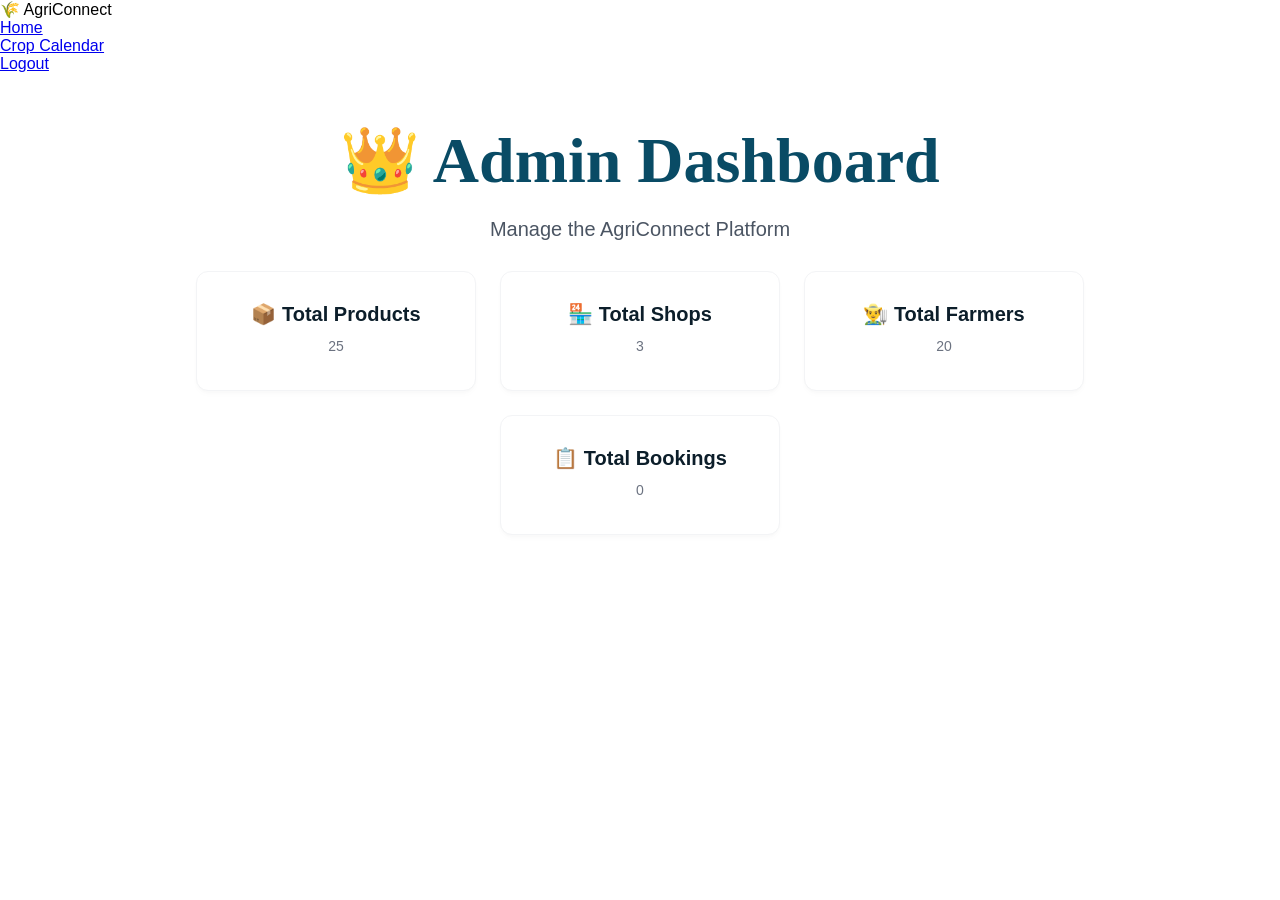
<file: admin-dashboard.html>
<!DOCTYPE html>
<html lang="en">
<head>
    <meta charset="UTF-8">
    <meta name="viewport" content="width=device-width, initial-scale=1.0">
    <title>Admin Dashboard - AgriConnect</title>
    <link rel="stylesheet" href="style.css">
</head>
<body>

<nav>
    <div class="logo">🌾 AgriConnect</div>

    <ul>
        <li><a href="index.html">Home</a></li>
        <li><a href="crop-calendar.html">Crop Calendar</a></li>
        <li><a href="index.html">Logout</a></li>
    </ul>
</nav>

<section class="dashboard">

    <h1>👑 Admin Dashboard</h1>

    <p style="margin-bottom:30px; font-size:20px;">
        Manage the AgriConnect Platform
    </p>

    <div class="dashboard-cards">

        <div class="dashboard-card">
            <h3>📦 Total Products</h3>
            <p>25</p>
        </div>

        <div class="dashboard-card">
            <h3>🏪 Total Shops</h3>
            <p>3</p>
        </div>

        <div class="dashboard-card">
            <h3>👨‍🌾 Total Farmers</h3>
            <p>20</p>
        </div>

        <div class="dashboard-card">
            <h3>📋 Total Bookings</h3>
            <p>0</p>
        </div>

    </div>

</section>

</body>
</html>
</file>
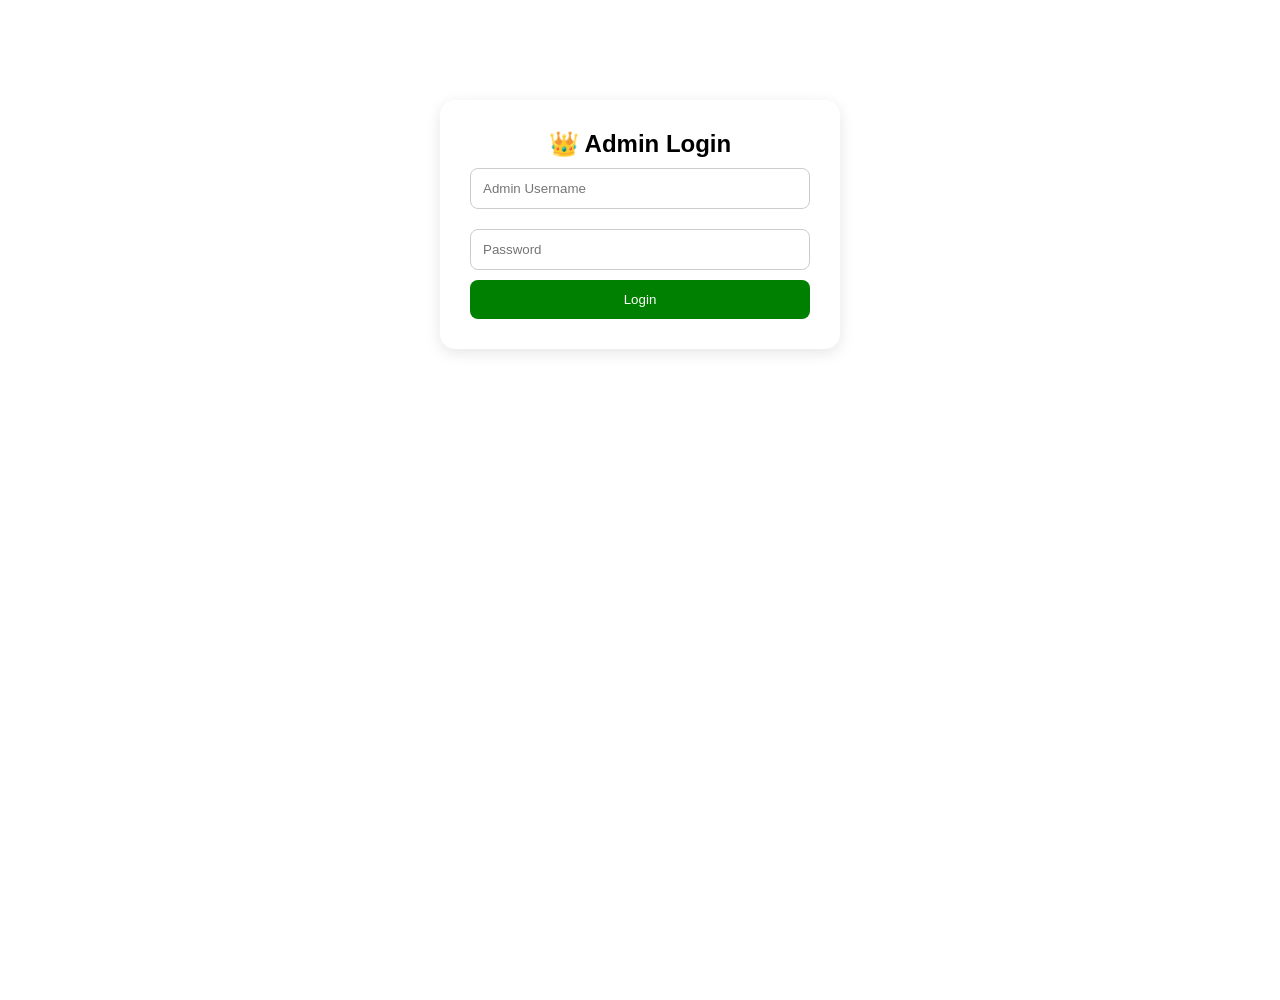
<file: admin-login.html>
<!DOCTYPE html>
<html lang="en">
<head>
    <meta charset="UTF-8">
    <meta name="viewport" content="width=device-width, initial-scale=1.0">
    <title>Admin Login - AgriConnect</title>
    <link rel="stylesheet" href="style.css">
</head>
<body>

    <section class="login-container">

        <div class="login-box">

            <h1>👑 Admin Login</h1>

            <input
                type="text"
                id="adminUsername"
                placeholder="Admin Username">

            <input
                type="password"
                id="adminPassword"
                placeholder="Password">

            <button onclick="adminLogin()">
                Login
            </button>

        </div>

    </section>

    <script>
        function adminLogin() {

            let username =
                document.getElementById("adminUsername").value;

            let password =
                document.getElementById("adminPassword").value;

            if(username === "admin" &&
               password === "admin123")
            {
                window.location.href =
                    "admin-dashboard.html";
            }
            else
            {
                alert("Invalid Admin Credentials");
            }
        }
    </script>

</body>
</html>
</file>
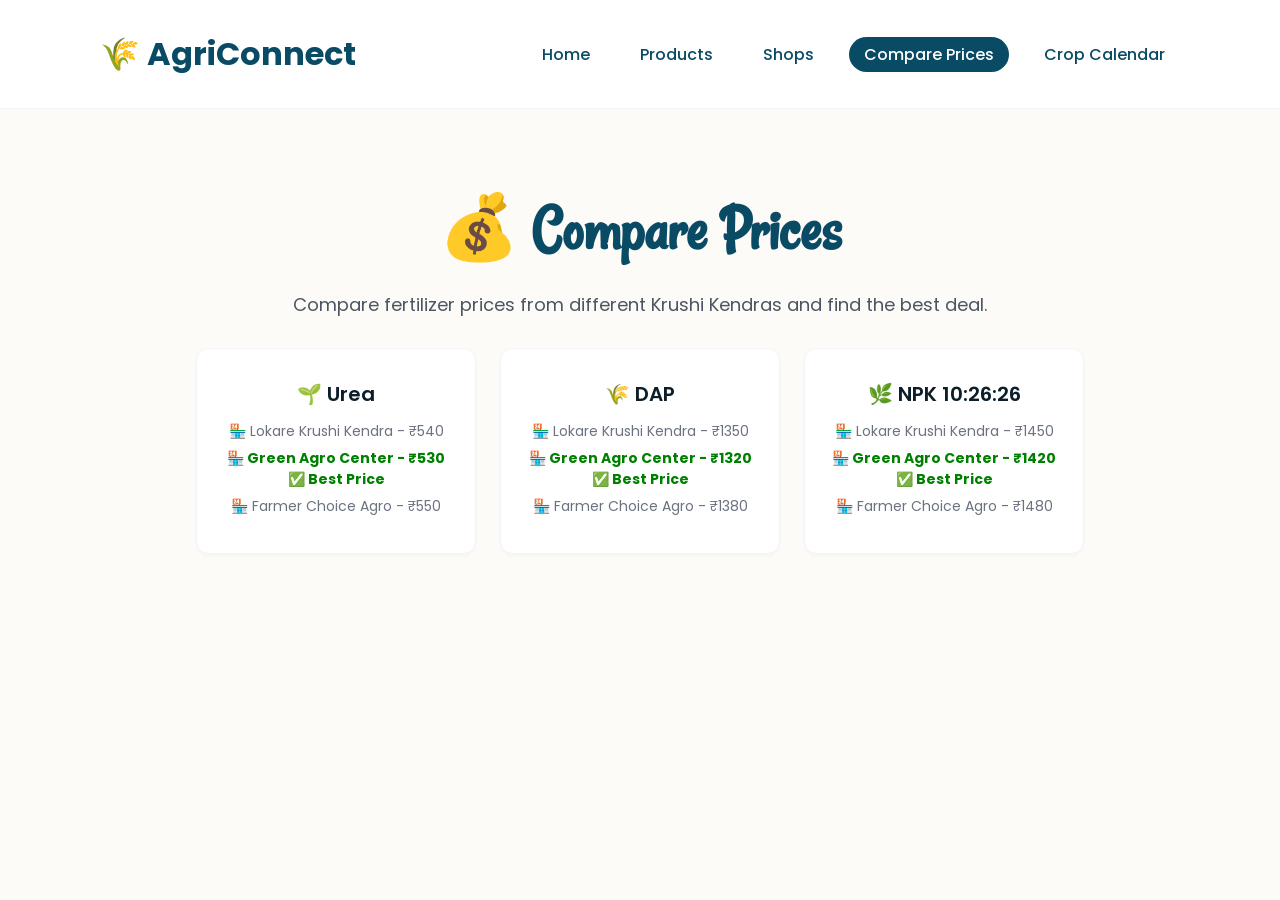
<file: compare.html>
<!DOCTYPE html>
<html lang="en">
<head>
    <meta charset="UTF-8">
    <meta name="viewport" content="width=device-width, initial-scale=1.0">
    <title>Compare Prices - AgriConnect</title>
    <link href="https://fonts.googleapis.com/css2?family=Poppins:wght@300;400;500;600;700;800&family=Rancho&display=swap" rel="stylesheet">
    <link rel="stylesheet" href="style.css">
</head>
<body class="inner-page">

    <header id="header" class="header-solid">
        <a href="index.html" class="logo">🌾 AgriConnect</a>
        <ul>
            <li><a href="index.html">Home</a></li>
            <li><a href="products.html">Products</a></li>
            <li><a href="shops.html">Shops</a></li>
            <li><a href="compare.html" class="active">Compare Prices</a></li>
            <li><a href="crop-calendar.html">Crop Calendar</a></li>
        </ul>
    </header>

    <section class="dashboard">
        <h1>💰 Compare Prices</h1>
        <p style="margin-bottom:30px; font-size:18px;">Compare fertilizer prices from different Krushi Kendras and find the best deal.</p>
        <div class="dashboard-cards">
            <!-- Urea -->
            <div class="dashboard-card">
                <h3>🌱 Urea</h3>
                <p>🏪 Lokare Krushi Kendra - ₹540</p>
                <p style="color:green;font-weight:bold;">🏪 Green Agro Center - ₹530 ✅ Best Price</p>
                <p>🏪 Farmer Choice Agro - ₹550</p>
            </div>
            <!-- DAP -->
            <div class="dashboard-card">
                <h3>🌾 DAP</h3>
                <p>🏪 Lokare Krushi Kendra - ₹1350</p>
                <p style="color:green;font-weight:bold;">🏪 Green Agro Center - ₹1320 ✅ Best Price</p>
                <p>🏪 Farmer Choice Agro - ₹1380</p>
            </div>
            <!-- NPK -->
            <div class="dashboard-card">
                <h3>🌿 NPK 10:26:26</h3>
                <p>🏪 Lokare Krushi Kendra - ₹1450</p>
                <p style="color:green;font-weight:bold;">🏪 Green Agro Center - ₹1420 ✅ Best Price</p>
                <p>🏪 Farmer Choice Agro - ₹1480</p>
            </div>
        </div>
    </section>

</body>
</html>
</file>
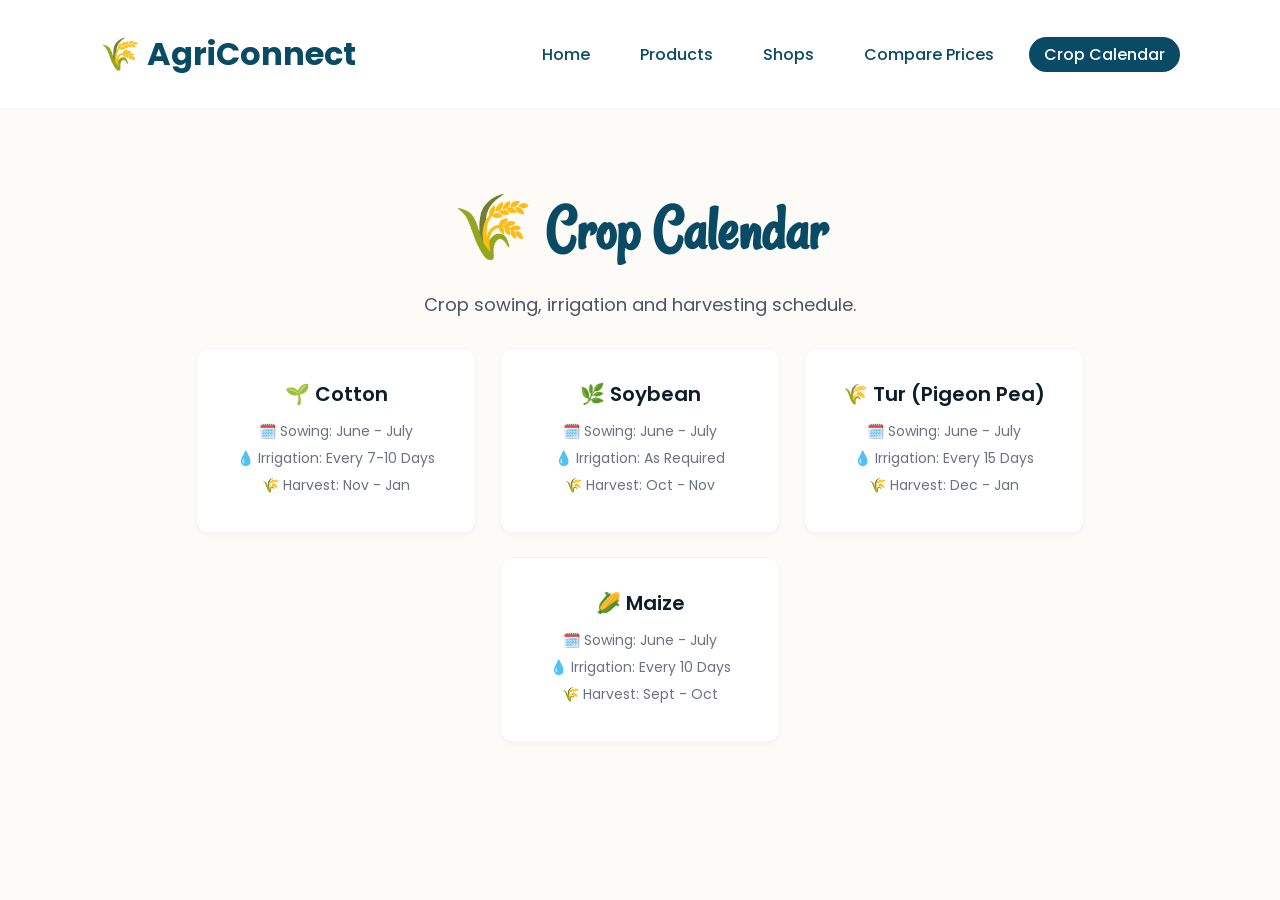
<file: crop-calendar.html>
<!DOCTYPE html>
<html lang="en">
<head>
    <meta charset="UTF-8">
    <meta name="viewport" content="width=device-width, initial-scale=1.0">
    <title>Crop Calendar - AgriConnect</title>
    <link href="https://fonts.googleapis.com/css2?family=Poppins:wght@300;400;500;600;700;800&family=Rancho&display=swap" rel="stylesheet">
    <link rel="stylesheet" href="style.css">
</head>
<body class="inner-page">

    <header id="header" class="header-solid">
        <a href="index.html" class="logo">🌾 AgriConnect</a>
        <ul>
            <li><a href="index.html">Home</a></li>
            <li><a href="products.html">Products</a></li>
            <li><a href="shops.html">Shops</a></li>
            <li><a href="compare.html">Compare Prices</a></li>
            <li><a href="crop-calendar.html" class="active">Crop Calendar</a></li>
        </ul>
    </header>

    <section class="dashboard">
        <h1>🌾 Crop Calendar</h1>
        <p style="margin-bottom:30px; font-size:18px;">Crop sowing, irrigation and harvesting schedule.</p>
        <div class="dashboard-cards">
            <div class="dashboard-card">
                <h3>🌱 Cotton</h3>
                <p>🗓️ Sowing: June - July</p>
                <p>💧 Irrigation: Every 7-10 Days</p>
                <p>🌾 Harvest: Nov - Jan</p>
            </div>
            <div class="dashboard-card">
                <h3>🌿 Soybean</h3>
                <p>🗓️ Sowing: June - July</p>
                <p>💧 Irrigation: As Required</p>
                <p>🌾 Harvest: Oct - Nov</p>
            </div>
            <div class="dashboard-card">
                <h3>🌾 Tur (Pigeon Pea)</h3>
                <p>🗓️ Sowing: June - July</p>
                <p>💧 Irrigation: Every 15 Days</p>
                <p>🌾 Harvest: Dec - Jan</p>
            </div>
            <div class="dashboard-card">
                <h3>🌽 Maize</h3>
                <p>🗓️ Sowing: June - July</p>
                <p>💧 Irrigation: Every 10 Days</p>
                <p>🌾 Harvest: Sept - Oct</p>
            </div>
        </div>
    </section>

</body>
</html>
</file>
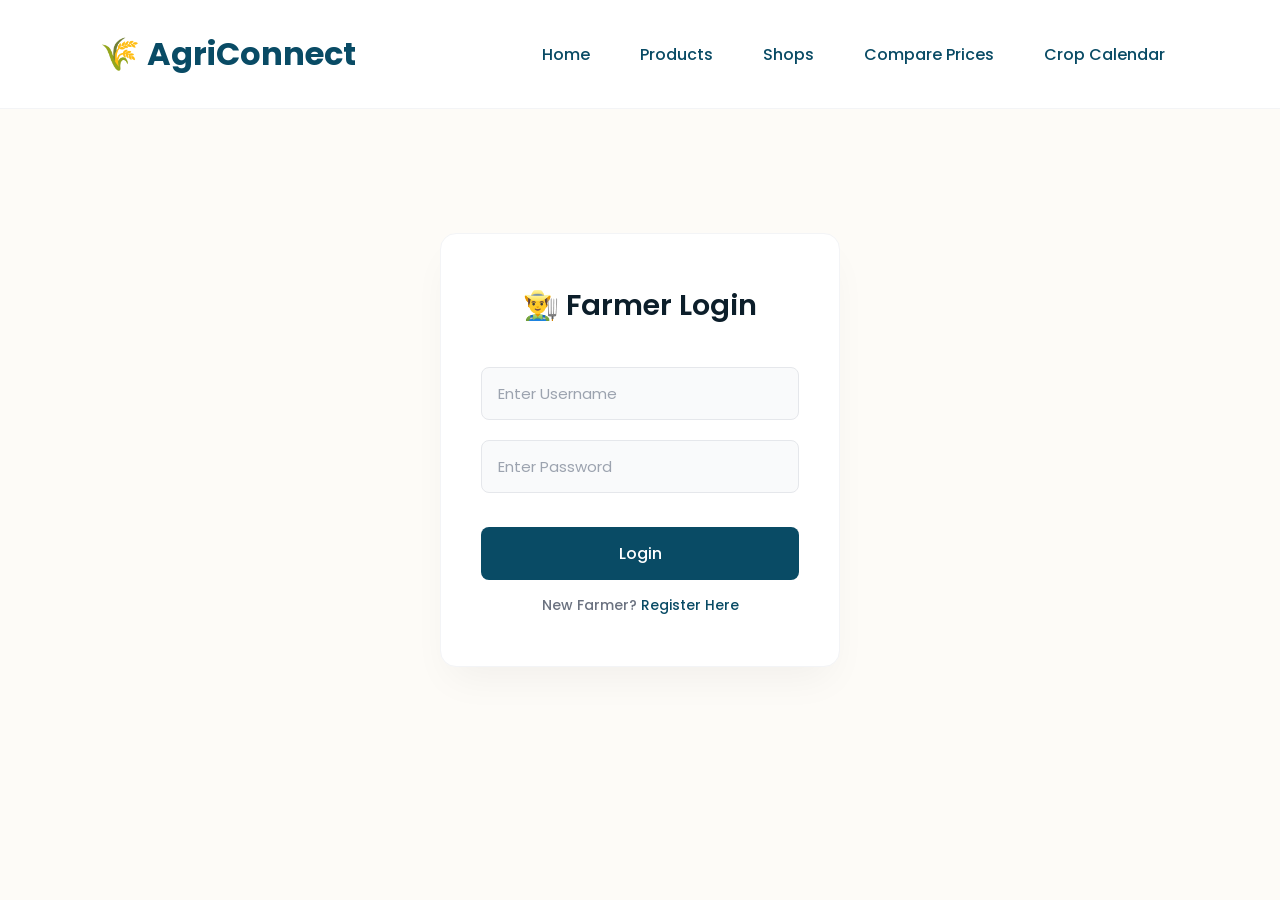
<file: farmer-login.html>
<!DOCTYPE html>
<html lang="en">
<head>
    <meta charset="UTF-8">
    <meta name="viewport" content="width=device-width, initial-scale=1.0">
    <title>Farmer Login - AgriConnect</title>
    <link href="https://fonts.googleapis.com/css2?family=Poppins:wght@300;400;500;600;700;800&family=Rancho&display=swap" rel="stylesheet">
    <link rel="stylesheet" href="style.css">
</head>
<body class="login-page-bg">

    <header id="header" class="header-solid">
        <a href="index.html" class="logo">🌾 AgriConnect</a>
        <ul>
            <li><a href="index.html">Home</a></li>
            <li><a href="products.html">Products</a></li>
            <li><a href="shops.html">Shops</a></li>
            <li><a href="compare.html">Compare Prices</a></li>
            <li><a href="crop-calendar.html">Crop Calendar</a></li>
        </ul>
    </header>

    <section class="glass-card">
        <h1>👨‍🌾 Farmer Login</h1>
        <input type="text" placeholder="Enter Username">
        <input type="password" placeholder="Enter Password">
        <a href="farmer-dashboard.html">
            <button type="button">Login</button>
        </a>
        <p style="margin-top: 15px; font-weight: 500;">
            New Farmer? <a href="#" style="color: var(--primary); text-decoration: none;">Register Here</a>
        </p>
    </section>

</body>
</html>
</file>
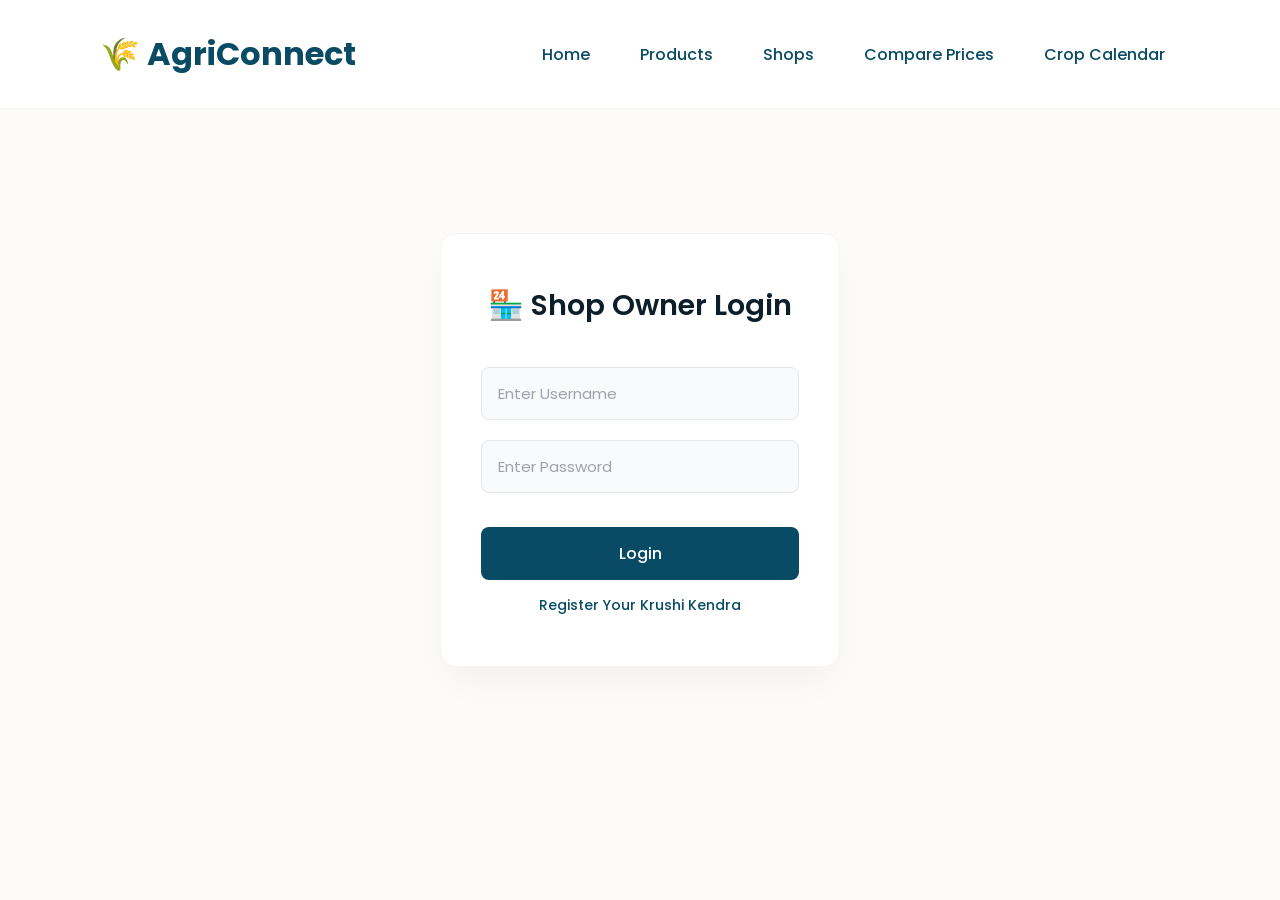
<file: owner-login.html>
<!DOCTYPE html>
<html lang="en">
<head>
    <meta charset="UTF-8">
    <meta name="viewport" content="width=device-width, initial-scale=1.0">
    <title>Owner Login - AgriConnect</title>
    <link href="https://fonts.googleapis.com/css2?family=Poppins:wght@300;400;500;600;700;800&family=Rancho&display=swap" rel="stylesheet">
    <link rel="stylesheet" href="style.css">
</head>
<body class="login-page-bg">

    <header id="header" class="header-solid">
        <a href="index.html" class="logo">🌾 AgriConnect</a>
        <ul>
            <li><a href="index.html">Home</a></li>
            <li><a href="products.html">Products</a></li>
            <li><a href="shops.html">Shops</a></li>
            <li><a href="compare.html">Compare Prices</a></li>
            <li><a href="crop-calendar.html">Crop Calendar</a></li>
        </ul>
    </header>

    <section class="glass-card">
        <h1>🏪 Shop Owner Login</h1>
        <input type="text" placeholder="Enter Username">
        <input type="password" placeholder="Enter Password">
        <a href="owner-dashboard.html">
            <button type="button">Login</button>
        </a>
        <p style="margin-top: 15px; font-weight: 500;">
            <a href="#" style="color: var(--primary); text-decoration: none;">Register Your Krushi Kendra</a>
        </p>
    </section>

</body>
</html>
</file>
<file: style.css>
:root {
    --primary: #094b65;
}

* {
    margin: 0;
    padding: 0;
    box-sizing: border-box;
    font-family: 'Poppins', sans-serif;
}

body {
    overflow-x: hidden;
    background: #fff;
    min-height: 100vh;
}

#header {
    position: absolute;
    top: 0;
    left: 0;
    width: 100%;
    padding: 30px 100px;
    display: flex;
    justify-content: space-between;
    align-items: center;
    z-index: 100;
}

#header .logo {
    color: var(--primary);
    font-weight: 700;
    font-size: 2em;
    text-decoration: none;
}

#header ul {
    display: flex;
    justify-content: center;
    align-items: center;
    list-style: none;
}

#header ul li {
    margin-left: 20px;
}

#header ul li a,
#header ul li button {
    text-decoration: none;
    padding: 6px 15px;
    color: var(--primary);
    border-radius: 20px;
    font-size: 16px;
    font-family: 'Poppins', sans-serif;
    font-weight: 500;
    cursor: pointer;
    background: transparent;
    border: none;
    outline: none;
}

#header ul li a:hover,
#header ul li a.active,
#header ul li button:hover {
    background: var(--primary);
    color: #fff;
}

.hero-parallax {
    position: relative;
    width: 100%;
    height: 100vh;
    display: flex;
    justify-content: center;
    align-items: center;
}

.hero-parallax::before {
    content: "";
    position: absolute;
    bottom: 0;
    left: 0;
    width: 100%;
    height: 100px;
    background: linear-gradient(to top, var(--primary), transparent);
    z-index: 10;
}

.hero-parallax img {
    position: absolute;
    top: 0px;
    left: 0;
    width: 100%;
    height: 100%;
    object-fit: cover;
    pointer-events: none;
}

.hero-parallax #text {
    position: absolute;
    color: var(--primary);
    font-size: 7vw;
    text-align: center;
    line-height: .8em;
    font-family: 'Rancho', cursive;
    transform: translatey(-55%);
    z-index: 1;
}

#forest {
    z-index: 2;
    top: 100px;
}

#rocks {
    z-index: 3;
}
#water {
    z-index: 4;
}

#bird1, #bird2 {
    transform: scale(0.6);
    margin-top: -100px;
}

.hero-parallax #text span {
    font-size: .40em;
    letter-spacing: 2px;
    font-weight: 400;
    font-family: 'Poppins', sans-serif;
}

#btn-group {
    display: flex;
    gap: 15px;
    position: absolute;
    z-index: 5;
    transform: translateY(220px);
}

.parallax-btn {
    text-decoration: none;
    display: inline-block;
    padding: 8px 30px;
    background: #fff;
    color: var(--primary);
    font-size: 1.2em;
    font-weight: 500;
    letter-spacing: 2px;
    border-radius: 40px;
    box-shadow: 0 4px 15px rgba(0, 0, 0, 0.1);
    transition: 0.3s;
}

.parallax-btn:hover {
    background: var(--primary);
    color: #fff;
}

/* Features */
.features {
    position: relative;
    padding: 100px 20px;
    text-align: center;
    background: var(--primary);
    z-index: 10;
}

.features h2 {
    font-size: 3.5em;
    color: #fff;
    margin-bottom: 40px;
}

.feature-container {
    display: flex;
    justify-content: center;
    gap: 25px;
    flex-wrap: wrap;
}

.card {
    width: 300px;
    background: white;
    padding: 30px;
    border-radius: 15px;
    box-shadow: 0 4px 15px rgba(0, 0, 0, 0.1);
    transition: 0.3s;
}

.card:hover {
    transform: translateY(-10px);
}

/* Products */
.products {
    position: relative;
    padding: 100px 20px;
    text-align: center;
    background: #f4f6f8;
    z-index: 10;
}

.products h2 {
    font-size: 3.5em;
    color: var(--primary);
    margin-bottom: 40px;
}

.product-container {
    display: flex;
    justify-content: center;
    gap: 25px;
    flex-wrap: wrap;
}

.product-card {
    width: 280px;
    background: white;
    padding: 25px;
    border-radius: 15px;
    box-shadow: 0 4px 15px rgba(0, 0, 0, 0.1);
}

/* Statistics */
.stats {
    position: relative;
    display: flex;
    justify-content: center;
    gap: 80px;
    flex-wrap: wrap;
    padding: 100px 20px;
    background: var(--primary);
    z-index: 10;
}

.stat-box {
    text-align: center;
    color: #fff;
}

.stat-box h2 {
    font-size: 3.5em;
    color: #fff;
    margin-bottom: 10px;
}

.stat-box p {
    font-size: 1.2em;
    color: #ddd;
}

/* Contact */
.contact {
    position: relative;
    background: #f4f6f8;
    padding: 100px 20px;
    text-align: center;
    z-index: 10;
}

.contact h2 {
    margin-bottom: 20px;
    font-size: 3.5em;
    color: var(--primary);
}

.contact p {
    margin: 10px;
    font-size: 18px;
}

/* Footer */
footer {
    position: relative;
    background: #111;
    color: white;
    text-align: center;
    padding: 30px;
    z-index: 10;
}

/* Responsive */

@media(max-width:768px) {

    nav {
        flex-direction: column;
        gap: 15px;
    }

    nav ul {
        flex-direction: column;
        text-align: center;
    }

    .hero h1 {
        font-size: 40px;
    }

    .hero p {
        font-size: 18px;
    }

    .stats {
        flex-direction: column;
        align-items: center;
    }
}

.login-container {
    width: 400px;
    margin: 100px auto;
    background: white;
    padding: 30px;
    border-radius: 15px;
    box-shadow: 0 4px 15px rgba(0, 0, 0, 0.1);
    text-align: center;
}

.login-container input {
    width: 100%;
    padding: 12px;
    margin: 10px 0;
    border: 1px solid #ccc;
    border-radius: 8px;
}

.login-container button {
    width: 100%;
    background: green;
    color: white;
    padding: 12px;
    border: none;
    border-radius: 8px;
    cursor: pointer;
}

.products-page {
    padding: 60px 20px;
    text-align: center;
}

#searchInput {
    width: 300px;
    padding: 12px;
    margin: 25px;
    border: 1px solid #ccc;
    border-radius: 8px;
}

.shops-page {
    padding: 60px 20px;
    text-align: center;
}

.shops-page h1 {
    margin-bottom: 40px;
}

.filter-buttons {
    margin: 20px;
}

.filter-buttons button {
    padding: 10px 20px;
    margin: 5px;
    border: none;
    border-radius: 8px;
    background: green;
    color: white;
    cursor: pointer;
}



.crop-advisory {
    padding: 60px;
    text-align: center;
}

.crop-advisory select {
    padding: 12px;
    margin: 20px;
}

.crop-advisory button {
    padding: 12px 20px;
    background: green;
    color: white;
    border: none;
    border-radius: 8px;
    cursor: pointer;
}

.result-box {
    margin-top: 30px;
    padding: 20px;
    background: #f4f4f4;
    border-radius: 10px;
    max-width: 600px;
    margin-left: auto;
    margin-right: auto;
}

.dashboard {
    padding: 60px;
    text-align: center;
}

.add-product-form {
    display: flex;
    flex-direction: column;
    gap: 15px;
    max-width: 400px;
    margin: auto;
}

.add-product-form input {
    padding: 12px;
}

#productList {
    margin-top: 40px;
}

/* =========================
   RESPONSIVE DESIGN
========================= */

@media (max-width: 768px) {

    nav {
        flex-direction: column;
        text-align: center;
    }

    nav ul {
        flex-direction: column;
        padding: 10px;
    }

    nav ul li {
        margin: 10px 0;
    }

    .hero h1 {
        font-size: 40px;
    }

    .hero p {
        font-size: 18px;
    }

    .hero-buttons,
    .login-buttons {
        flex-direction: column;
        gap: 15px;
    }

    .feature-container,
    .product-container {
        flex-direction: column;
        align-items: center;
    }

    .card,
    .product-card {
        width: 90%;
    }

    .stats {
        flex-direction: column;
        gap: 20px;
    }

    .dashboard {
        padding: 20px;
    }

    .add-product-form {
        width: 100%;
    }

    .crop-advisory {
        padding: 20px;
    }

}

.dashboard {
    padding: 50px;
    text-align: center;
}

.dashboard h1 {
    font-size: 50px;
    margin-bottom: 40px;
}

.dashboard-cards {
    display: flex;
    justify-content: center;
    gap: 20px;
    flex-wrap: wrap;
}

.dashboard-card {
    background: white;
    width: 250px;
    padding: 20px;
    border-radius: 15px;
    box-shadow: 0px 4px 10px rgba(0, 0, 0, 0.2);
}

.dashboard-card h3 {
    color: green;
    margin-bottom: 10px;
}

.dashboard {
    padding: 50px;
    text-align: center;
}

.dashboard h1 {
    font-size: 50px;
    margin-bottom: 20px;
}

.dashboard-cards {
    display: flex;
    justify-content: center;
    gap: 20px;
    flex-wrap: wrap;
}

.dashboard-card {
    background: white;
    width: 250px;
    padding: 20px;
    border-radius: 15px;
    box-shadow: 0px 4px 10px rgba(0, 0, 0, 0.2);
    cursor: pointer;
    transition: 0.3s;
}

.dashboard-card:hover {
    transform: translateY(-8px);
}

.dashboard-card h3 {
    color: green;
    margin-bottom: 10px;
}

.logout-btn {
    background: red;
    color: white;
    border: none;
    padding: 12px 25px;
    border-radius: 8px;
    cursor: pointer;
    margin: 15px;
    font-size: 16px;
}

.logout-btn:hover {
    background: darkred;
}

.logout-container {
    display: flex;
    justify-content: flex-end;
    margin-bottom: 20px;
}

.logout-btn {
    background: red;
    color: white;
    border: none;
    padding: 12px 25px;
    border-radius: 8px;
    cursor: pointer;
    font-size: 16px;
}

.logout-btn:hover {
    background: darkred;
}

.logout-link {
    background: white;
    color: green !important;
    padding: 10px 20px;
    border-radius: 8px;
    font-weight: bold;
}

.logout-link:hover {
    background: #f2f2f2;
}

#shopSearch {
    width: 350px;
    padding: 12px 20px;
    font-size: 16px;
    border: 2px solid #008000;
    border-radius: 25px;
    outline: none;
    margin: 20px auto;
    display: block;
    box-shadow: 0 2px 10px rgba(0, 0, 0, 0.1);
}

#shopSearch:focus {
    box-shadow: 0 4px 15px rgba(0, 128, 0, 0.3);
}

.dashboard-card {
    cursor: pointer;
    transition: 0.3s;
}

.dashboard-card:hover {
    transform: translateY(-5px);
    box-shadow: 0 8px 20px rgba(0, 0, 0, 0.2);
}

#productName {
    width: 100%;
    padding: 12px;
    border: 1px solid #ccc;
    border-radius: 8px;
    font-size: 16px;
}

.dashboard-card button {
    background: green;
    color: white;
    border: none;
    padding: 10px 15px;
    border-radius: 8px;
    cursor: pointer;
    margin-top: 10px;
}

.dashboard-card button:hover {
    background: darkgreen;
}

/* --- Premium Minimalist Inner Pages Background --- */
.inner-page {
    padding-top: 140px;
    min-height: 100vh;
    background: #FDFBF7; /* Pristine cream background */
    font-family: 'Poppins', sans-serif;
    color: #0C1E2A;
}

/* --- Clean Dashboard / Cards --- */
.dashboard h1 {
    font-family: 'Rancho', cursive;
    font-size: 4em;
    color: var(--primary);
    text-shadow: none;
    margin-bottom: 20px;
}

.dashboard p {
    color: #4B5563;
    font-size: 1.1em;
}

#searchInput, #shopSearch {
    width: 400px;
    max-width: 90%;
    padding: 14px 24px;
    font-size: 15px;
    border: 1px solid #E5E7EB;
    border-radius: 8px;
    background: #FFFFFF;
    outline: none;
    margin: 20px auto 40px auto;
    display: block;
    transition: all 0.2s ease;
    box-shadow: 0 2px 5px rgba(0, 0, 0, 0.02);
}

#searchInput:focus, #shopSearch:focus {
    border-color: var(--primary);
    box-shadow: 0 4px 12px rgba(9, 75, 101, 0.08);
}

.filter-buttons {
    display: flex;
    justify-content: center;
    gap: 12px;
    margin-bottom: 40px;
}

.filter-buttons button {
    background: #FFFFFF;
    color: #4B5563;
    border: 1px solid #E5E7EB;
    padding: 8px 24px;
    border-radius: 6px;
    cursor: pointer;
    font-weight: 500;
    transition: all 0.2s ease;
}

.filter-buttons button:hover,
.filter-buttons button.active {
    background: var(--primary);
    color: #FFFFFF;
    border-color: var(--primary);
}

/* Stark Minimalist Dashboard Cards */
.dashboard-cards {
    display: flex;
    justify-content: center;
    gap: 24px;
    flex-wrap: wrap;
    padding: 0 20px 50px 20px;
}

.dashboard-card {
    background: #FFFFFF;
    border: 1px solid #F3F4F6;
    width: 280px;
    padding: 30px 24px;
    border-radius: 12px;
    cursor: pointer;
    transition: all 0.3s ease;
    box-shadow: 0 4px 6px -1px rgba(0, 0, 0, 0.02), 0 2px 4px -1px rgba(0, 0, 0, 0.02);
}

.dashboard-card:hover {
    transform: translateY(-4px);
    border-color: #E5E7EB;
    box-shadow: 0 12px 24px -4px rgba(0, 0, 0, 0.06);
}

.dashboard-card h3 {
    color: #0C1E2A;
    font-size: 1.25em;
    font-weight: 600;
    margin-bottom: 12px;
}

.dashboard-card p {
    color: #6B7280;
    margin: 6px 0;
    font-size: 14px;
}

/* --- Premium Minimalist Login Pages --- */
.login-page-bg {
    background: #FDFBF7;
    min-height: 100vh;
    display: flex;
    justify-content: center;
    align-items: center;
    font-family: 'Poppins', sans-serif;
    position: relative;
}

.glass-card {
    background: #FFFFFF;
    border-radius: 16px;
    padding: 50px 40px;
    border: 1px solid #F3F4F6;
    box-shadow: 0 20px 40px -10px rgba(0, 0, 0, 0.05);
    text-align: center;
    width: 400px;
    max-width: 90%;
    position: relative;
    z-index: 10;
}

.glass-card h1 {
    color: #0C1E2A;
    margin-bottom: 30px;
    font-family: 'Poppins', sans-serif;
    font-weight: 600;
    font-size: 1.8em;
}

.glass-card input {
    width: 100%;
    padding: 14px 16px;
    margin: 10px 0;
    background: #F9FAFB;
    border: 1px solid #E5E7EB;
    border-radius: 8px;
    outline: none;
    font-size: 15px;
    transition: all 0.2s ease;
    color: #111827;
}

.glass-card input::placeholder {
    color: #9CA3AF;
}

.glass-card input:focus {
    background: #FFFFFF;
    border-color: var(--primary);
    box-shadow: 0 0 0 3px rgba(9, 75, 101, 0.1);
}

.glass-card button {
    width: 100%;
    background: var(--primary);
    color: white;
    padding: 14px;
    border: none;
    border-radius: 8px;
    font-size: 16px;
    font-weight: 500;
    cursor: pointer;
    margin-top: 24px;
    transition: all 0.2s ease;
}

.glass-card button:hover {
    background: #093b50;
}

.glass-card p {
    color: #6B7280;
    margin-top: 24px;
    font-size: 14px;
}

.glass-card a {
    color: var(--primary);
    font-weight: 500;
    text-decoration: none;
    transition: color 0.2s ease;
}

.glass-card a:hover {
    color: #0C1E2A;
}

.header-solid {
    background: #FFFFFF;
    border-bottom: 1px solid #F3F4F6;
    position: fixed !important;
}

/* --- NEW MODERN DASHBOARD --- */
.dash-wrapper {
    background: #F4F7FE;
    min-height: 100vh;
    padding: 20px;
    font-family: 'Poppins', sans-serif;
}
.dash-header {
    display: flex;
    justify-content: space-between;
    align-items: center;
    background: transparent;
    padding: 10px 20px;
    margin-bottom: 20px;
}
.dash-logo {
    font-size: 24px;
    font-weight: 700;
    color: var(--primary);
    text-decoration: none;
}
.dash-search input {
    background: #FFFFFF;
    border: none;
    padding: 12px 20px;
    border-radius: 20px;
    width: 300px;
    box-shadow: 0 2px 10px rgba(0,0,0,0.02);
    outline: none;
}
.dash-user-controls {
    display: flex;
    align-items: center;
    gap: 20px;
}
.dash-date {
    color: #A3AED0;
    font-size: 14px;
    font-weight: 500;
}
.dash-icons {
    display: flex;
    gap: 15px;
    font-size: 20px;
    color: #A3AED0;
    cursor: pointer;
}
.dash-profile {
    display: flex;
    align-items: center;
    gap: 10px;
}
.dash-profile img {
    width: 40px;
    height: 40px;
    border-radius: 50%;
}
.dash-profile-info strong {
    display: block;
    font-size: 14px;
    color: #2B3674;
}
.dash-profile-info span {
    font-size: 12px;
    color: #A3AED0;
}
.dash-create-btn {
    background: #4318FF;
    color: #FFF;
    border: none;
    padding: 10px 20px;
    border-radius: 12px;
    font-weight: 500;
    cursor: pointer;
    text-decoration: none;
}

.dash-container {
    max-width: 1200px;
    margin: 0 auto;
}

.dash-top-section {
    display: flex;
    gap: 20px;
    margin-bottom: 20px;
}
@media (max-width: 900px) {
    .dash-top-section {
        flex-direction: column;
    }
}
.dash-greeting-card {
    flex: 2;
    background: #FFFFFF;
    border-radius: 20px;
    padding: 40px;
    display: flex;
    justify-content: space-between;
    align-items: center;
    box-shadow: 0 4px 15px rgba(0,0,0,0.02);
    position: relative;
    overflow: hidden;
}
.dash-greeting-content h1 {
    font-size: 36px;
    color: #2B3674;
    margin-bottom: 10px;
}
.dash-greeting-content p {
    color: #A3AED0;
    margin-bottom: 20px;
    font-size: 16px;
}
.dash-greeting-links {
    display: grid;
    grid-template-columns: 1fr 1fr;
    gap: 10px;
}
.dash-greeting-links a {
    text-decoration: none;
    color: #4318FF;
    font-size: 14px;
    font-weight: 500;
    display: flex;
    align-items: center;
    gap: 5px;
}

.dash-notifications {
    flex: 1;
    background: #FFFFFF;
    border-radius: 20px;
    padding: 20px;
    box-shadow: 0 4px 15px rgba(0,0,0,0.02);
}
.dash-notif-header {
    display: flex;
    justify-content: space-between;
    align-items: center;
    margin-bottom: 20px;
}
.dash-notif-header h3 {
    color: #2B3674;
    font-size: 18px;
}
.dash-notif-header a {
    color: #4318FF;
    text-decoration: none;
    font-size: 14px;
}
.dash-notif-list {
    display: flex;
    flex-direction: column;
    gap: 15px;
}
.dash-notif-item {
    display: flex;
    align-items: center;
    gap: 15px;
    padding: 10px;
    border-radius: 12px;
    border: 1px solid #F4F7FE;
}
.dash-notif-icon {
    width: 40px;
    height: 40px;
    border-radius: 10px;
    display: flex;
    align-items: center;
    justify-content: center;
    font-size: 20px;
}
.dash-notif-text {
    font-size: 13px;
    color: #2B3674;
    font-weight: 500;
}

.dash-info-cards {
    display: grid;
    grid-template-columns: repeat(auto-fit, minmax(200px, 1fr));
    gap: 20px;
}
.dash-info-card {
    background: #FFFFFF;
    border-radius: 20px;
    padding: 20px;
    box-shadow: 0 4px 15px rgba(0,0,0,0.02);
    cursor: pointer;
    transition: transform 0.2s;
    text-decoration: none;
    display: block;
}
.dash-info-card:hover {
    transform: translateY(-5px);
}
.dash-info-icon {
    width: 50px;
    height: 50px;
    border-radius: 12px;
    display: flex;
    align-items: center;
    justify-content: center;
    font-size: 24px;
    margin-bottom: 15px;
}
.dash-info-card p {
    color: #2B3674;
    font-size: 16px;
    margin-bottom: 5px;
    font-weight: 600;
}
.dash-info-card h4 {
    color: #A3AED0;
    font-size: 13px;
    font-weight: 500;
}
</file>
